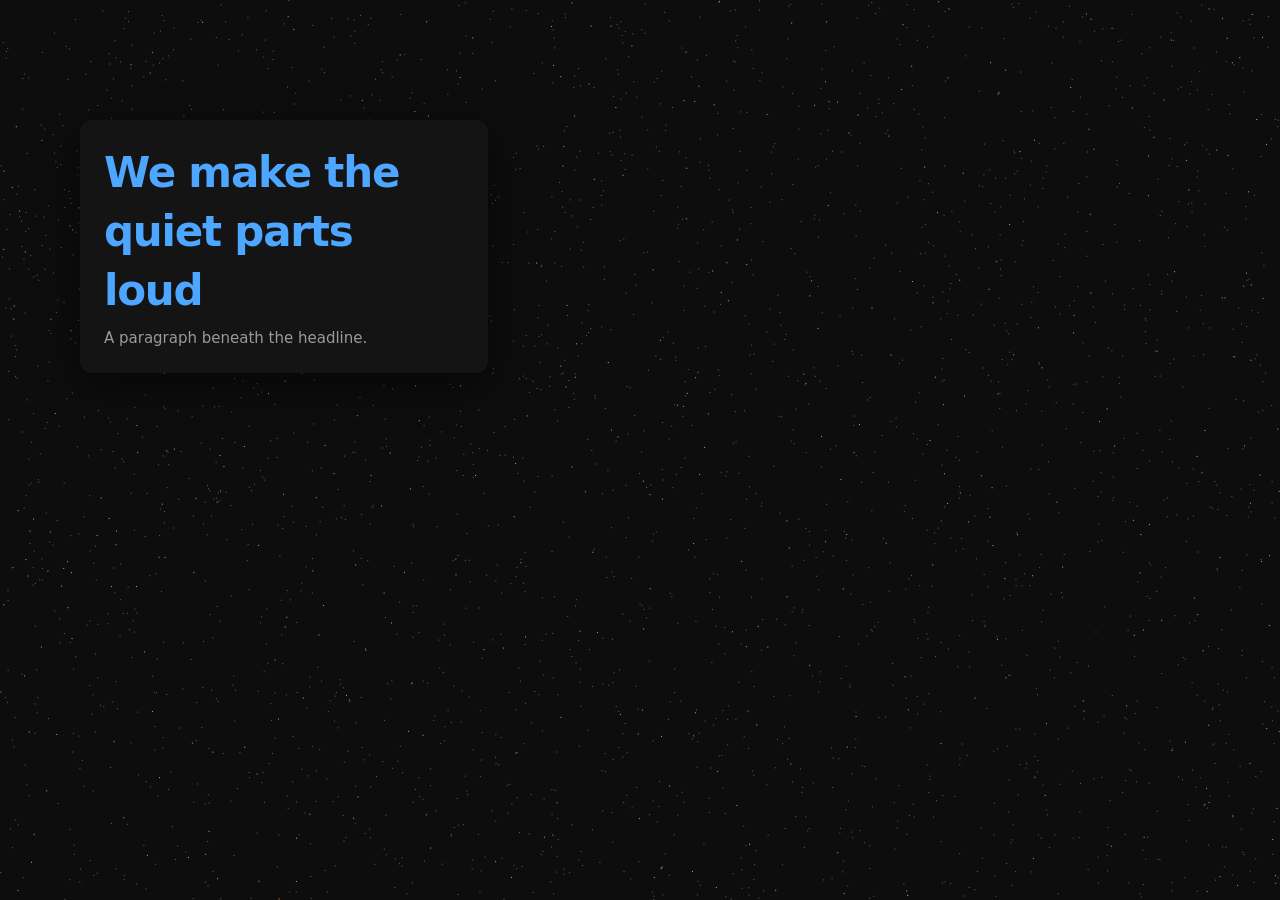
<file: test/index.html>
<!doctype html><meta charset="utf-8"><title>Cuttings harness</title>
<link rel="stylesheet" href="../content.css">
<style>
  html,body{margin:0;height:100%;background:#0d0d0d;color:#fff;font:16px/1.4 Inter,system-ui,sans-serif}
  #art{position:absolute;inset:0;width:100%;height:100%}
  /* the exact trap: a full-viewport transparent wrapper sitting on top of the artwork */
  #glass{position:absolute;inset:0;background:transparent}
  #band{position:absolute;left:0;right:0;top:60%;height:48px;background:transparent}
  #card{position:absolute;left:80px;top:120px;width:360px;padding:24px;background:#141414;border-radius:12px;
        box-shadow:0 12px 40px rgba(0,0,0,.5);transition:transform .42s cubic-bezier(.2,.8,.2,1)}
  #card h1{margin:0 0 8px;font-size:42px;letter-spacing:-1.2px;color:#4da6ff}
  #card p{margin:0;font-size:15px;color:#9a9a9a}
</style>
<canvas id="art"></canvas>
<!-- ?tall gives a long document with a sticky header, for full-height capture -->
<script>if (location.search.includes('tall')) addEventListener('DOMContentLoaded', () => {
  document.getElementById('art').style.display = 'none';
  document.getElementById('glass').style.position = 'static';
  const nav = document.createElement('div');
  nav.id = 'sticky'; nav.textContent = 'sticky header';
  nav.style.cssText = 'position:sticky;top:0;height:48px;background:#1b1b1b;color:#eee;padding:14px;z-index:5';
  document.body.prepend(nav);
  const long = document.createElement('div'); long.id = 'long';
  long.style.cssText = 'padding:40px;display:flex;flex-direction:column;gap:28px';
  for (let i = 0; i < 40; i++) {
    const row = document.createElement('div');
    row.style.cssText = 'height:120px;border-radius:8px;background:linear-gradient(90deg,#1a1a1a,#2a2a2a);color:#888;padding:12px';
    row.textContent = 'row ' + (i + 1);
    long.appendChild(row);
  }
  document.body.appendChild(long);
});</script>
<!-- ?site is a centred column with headings, groups, rows and a grid — a portfolio, roughly — for redlines -->
<script>if (location.search.includes('site')) addEventListener('DOMContentLoaded', () => {
  document.getElementById('art').style.display = 'none';
  document.getElementById('glass').style.display = 'none';
  document.body.style.cssText = 'background:#0d0d0d;color:#ddd;padding:80px 0';
  const main = document.createElement('main');
  main.style.cssText = 'width:640px;margin:0 auto;display:flex;flex-direction:column;gap:96px';
  const sec = (title, inner) => `<section style="display:flex;flex-direction:column;gap:12px"><h2 style="margin:0;font-size:16px;font-weight:500">${title}</h2>${inner}</section>`;
  const group = (name, n) => `<div class="group" style="padding:0 0 8px;display:flex;flex-direction:column;gap:12px"><div style="color:#888">${name}</div><div class="rows">${Array.from({length:n},(_,i)=>`<div style="display:flex;justify-content:space-between;padding:12px 24px"><span>Project ${i+1}</span><span>2026</span></div>`).join('')}</div></div>`;
  main.innerHTML =
    sec('Eric Wang', `<div class="bio" style="display:flex;flex-direction:column;gap:12px"><p style="margin:0">A paragraph about work, long enough to wrap onto a second line in a column this wide.</p><p style="margin:0">Another one.</p></div>`) +
    sec('Work', group('Google', 5) + group('Tesla', 2)) +
    sec('Experiments', `<div class="grid" style="display:grid;grid-template-columns:1fr 1fr;gap:8px"><div class="col" style="height:320px;background:#161616"></div><div class="col" style="height:320px;background:#161616"></div></div>`);
  document.body.appendChild(main);
});</script>
<!-- ?light flips the fixture to a pale page, to check the overlay's contrast both ways -->
<script>if (location.search.includes('light')) { document.documentElement.style.background = '#fbfbfa';
  addEventListener('DOMContentLoaded', () => { document.body.style.background = '#fbfbfa';
    document.getElementById('art').style.opacity = '.06';
    const c = document.getElementById('card'); c.style.background = '#fff'; c.style.boxShadow = '0 12px 40px rgba(0,0,0,.10)';
    c.querySelector('p').style.color = '#888'; }); }</script>
<div id="glass">
  <div id="band"></div>
  <div id="card"><h1>We make the quiet parts loud</h1><p>A paragraph beneath the headline.</p></div>
</div>
<script>
  // paint something so the canvas is not blank
  const c = document.getElementById('art'), x = c.getContext('2d');
  c.width = innerWidth * 2; c.height = innerHeight * 2;
  x.fillStyle = '#0d0d0d'; x.fillRect(0,0,c.width,c.height);
  for (let i=0;i<3000;i++){ x.fillStyle = i%7 ? 'rgba(255,255,255,.35)' : '#e8a33d';
    x.fillRect(Math.random()*c.width, Math.random()*c.height, 2, 2); }
</script>
<script>
  // Stub the extension surface so content.js runs unmodified in a plain page.
  window.__sent = [];
  window.chrome = {
    runtime: {
      id: 'harness',
      lastError: null,
      onMessage: { addListener: (f) => { window.__onMsg = f; } },
      // Mirror the background: a still has no clip; a take returns one when it stops.
      sendMessage: (m, cb) => { window.__sent.push(m);
        if (!cb) return;
        const reply = m.type === 'slice'      ? (window.__slices = (window.__slices || []).concat([{ sx: m.sx, sy: m.sy }]), { ok: true, n: window.__slices.length })
                    : m.type === 'stitchFull' ? { id: 'full-1', clipSeconds: 0, slices: (window.__slices || []).length }
                    : m.type === 'record'     ? { ok: true }
                    : m.type === 'stopRecord' ? (m.discard ? { ok: true } : { id: 'take-1', clipSeconds: window.__took || 3 })
                    : m.type === 'freeze'     ? { id: 'frozen-1', clipSeconds: 0 }
                    : { ok: true };
        setTimeout(() => cb(reply), 0);
      },
    },
  };
</script>
<script src="../content.js"></script>
<script>
  // Drive it the way the background script would.
  window.pick = () => window.__onMsg({ type: 'pick' }, null, () => {});
  window.at = (x, y, type, mods) => document.dispatchEvent(new MouseEvent(type, Object.assign({ clientX: x, clientY: y, bubbles: true, cancelable: true }, mods)));
  window.shiftClick = (x, y) => window.at(x, y, 'click', { shiftKey: true });
  window.altClick = (x, y) => window.at(x, y, 'click', { altKey: true });
  window.press = (key) => document.dispatchEvent(new KeyboardEvent('keydown', { key, bubbles: true, cancelable: true }));
  window.boxLabel = () => document.querySelector('.ct-box')?.dataset.label ?? null;
</script>
</file>
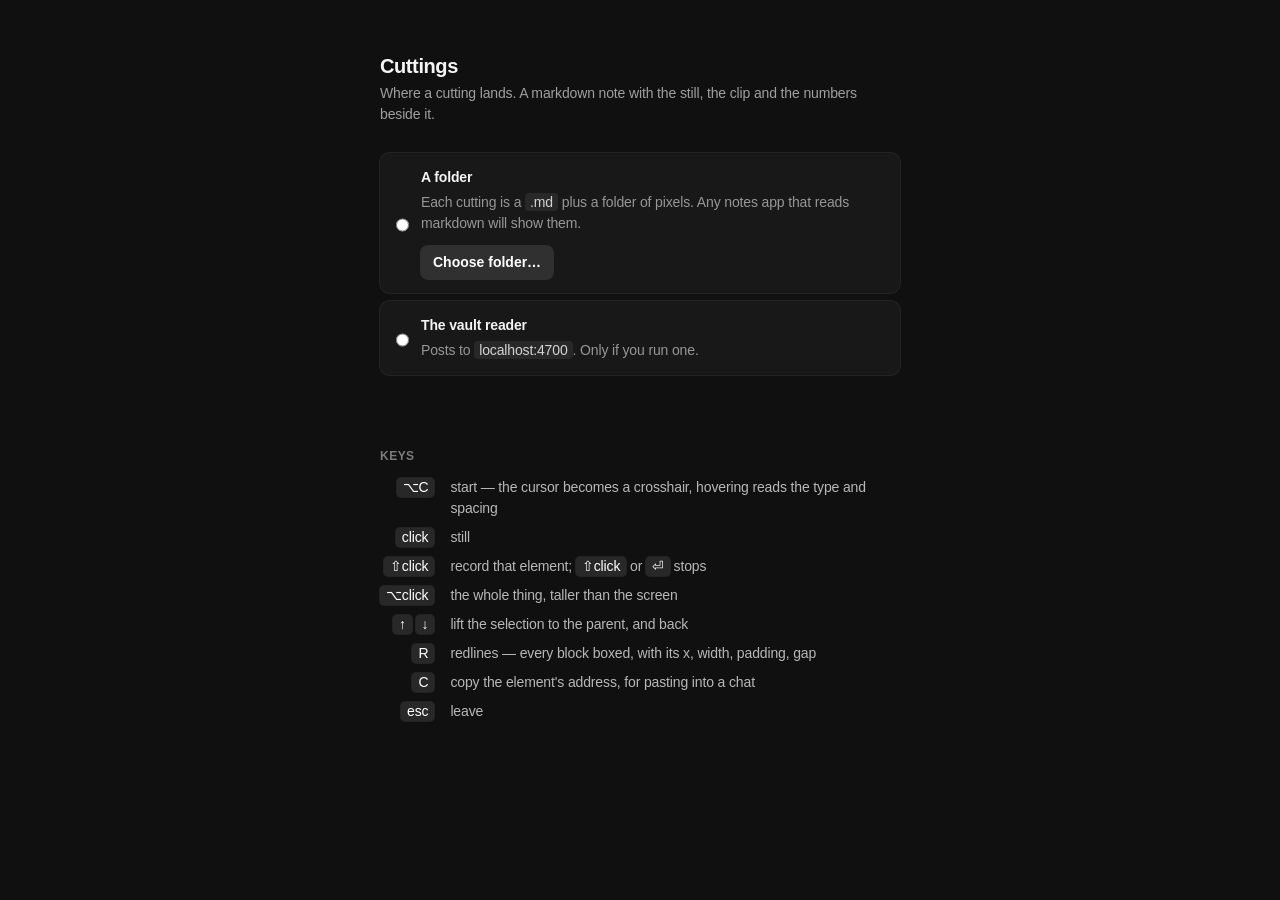
<file: options.html>
<!doctype html>
<meta charset="utf-8">
<title>Cuttings</title>
<link rel="stylesheet" href="options.css">
<main>
  <h1>Cuttings</h1>
  <p class="lede">Where a cutting lands. A markdown note with the still, the clip and the numbers beside it.</p>

  <section id="pending" hidden>
    <p><b>One cutting is waiting.</b> It's saved the moment a folder is chosen.</p>
  </section>

  <section class="choice">
    <label class="opt">
      <input type="radio" name="sink" value="folder">
      <span class="body">
        <span class="name">A folder</span>
        <span class="desc">Each cutting is a <code>.md</code> plus a folder of pixels. Any notes app that reads markdown will show them.</span>
        <span class="row">
          <button id="choose" type="button">Choose folder…</button>
          <span id="dir" class="dir"></span>
          <button id="regrant" type="button" hidden>Allow access again</button>
        </span>
      </span>
    </label>
    <label class="opt">
      <input type="radio" name="sink" value="vault">
      <span class="body">
        <span class="name">The vault reader</span>
        <span class="desc">Posts to <code>localhost:4700</code>. Only if you run one.</span>
      </span>
    </label>
  </section>

  <p id="status" class="status"></p>

  <section class="keys">
    <h2>Keys</h2>
    <dl>
      <dt><kbd>⌥C</kbd></dt><dd>start — the cursor becomes a crosshair, hovering reads the type and spacing</dd>
      <dt><kbd>click</kbd></dt><dd>still</dd>
      <dt><kbd>⇧click</kbd></dt><dd>record that element; <kbd>⇧click</kbd> or <kbd>⏎</kbd> stops</dd>
      <dt><kbd>⌥click</kbd></dt><dd>the whole thing, taller than the screen</dd>
      <dt><kbd>↑</kbd> <kbd>↓</kbd></dt><dd>lift the selection to the parent, and back</dd>
      <dt><kbd>R</kbd></dt><dd>redlines — every block boxed, with its x, width, padding, gap</dd>
      <dt><kbd>C</kbd></dt><dd>copy the element's address, for pasting into a chat</dd>
      <dt><kbd>esc</kbd></dt><dd>leave</dd>
    </dl>
  </section>
</main>
<script type="module" src="options.js"></script>
</file>
<file: content.css>
/* Cuttings — overlay chrome. This sits on other people's pages, so it inherits nothing and can
   assume nothing about the background: every surface carries its own contrast, and the selection
   is drawn so it reads on white, on black, and on a photograph. */

/* The selection: a blue ring (the one accent) with a dark halo (legible either way), a faint tint so the area
   reads and not just the edge, and corner ticks so it looks like a selection rather than a
   border that happens to be on the page. */
.ct-box {
  position: fixed; z-index: 2147483643; pointer-events: none;
  background: rgba(77, 166, 255, .1);
  box-shadow:
    0 0 0 1px rgba(0, 0, 0, .5),
    0 0 0 2px #4da6ff,
    0 0 0 3px rgba(0, 0, 0, .28),
    0 0 0 100vmax rgba(8, 8, 8, .42);   /* the spotlight: one layer, so it can never seam */
  transition: top .055s ease-out, left .055s ease-out, width .055s ease-out, height .055s ease-out;
}
.ct-c { position: absolute; width: 9px; height: 9px; pointer-events: none; }
.ct-c::before, .ct-c::after { content: ""; position: absolute; background: #4da6ff; box-shadow: 0 0 0 1px rgba(0,0,0,.45); }
.ct-c::before { width: 9px; height: 2px; }
.ct-c::after  { width: 2px; height: 9px; }
.ct-c.tl { top: -3px; left: -3px; }
.ct-c.tr { top: -3px; right: -3px; }
.ct-c.bl { bottom: -3px; left: -3px; }
.ct-c.br { bottom: -3px; right: -3px; }
.ct-c.tr::before, .ct-c.tr::after { right: 0; }
.ct-c.bl::before, .ct-c.bl::after { bottom: 0; }
.ct-c.br::before, .ct-c.br::after { right: 0; bottom: 0; }

/* Shared surface for every floating piece: near-black, hairline-lit so it survives a dark page. */
.ct-tag, .ct-card, .ct-toast, .ct-watch {
  font: 500 12px/16px ui-sans-serif, -apple-system, "SF Pro Text", "Segoe UI", Inter, sans-serif;
  letter-spacing: -0.01em; font-variant-numeric: tabular-nums;
  -webkit-font-smoothing: antialiased;
  color: #f4f4f5; background: #101011;
  box-shadow: 0 0 0 1px rgba(255, 255, 255, .16), 0 8px 28px rgba(0, 0, 0, .45);
}

.ct-tag {
  position: fixed; z-index: 2147483644; pointer-events: none;
  padding: 7px 10px 8px; border-radius: 7px; white-space: nowrap;
  transition: top .055s ease-out, left .055s ease-out;
}
.ct-tag .ct-row { display: flex; align-items: center; gap: 8px; }
.ct-tag .ct-el { color: #fff; font-weight: 560; }
.ct-tag .ct-dim { color: rgba(255, 255, 255, .45); }
.ct-tag .ct-size { color: rgba(255, 255, 255, .72); }
.ct-tag .ct-mode { display: inline-flex; align-items: center; gap: 5px; padding: 1px 7px 2px; border-radius: 999px;
  background: rgba(255, 255, 255, .09); color: rgba(255, 255, 255, .6); font-size: 11px; }
.ct-tag .ct-mode.on { background: rgba(77, 166, 255, .18); color: #4da6ff; }
.ct-tag .ct-mode i { width: 5px; height: 5px; border-radius: 50%; background: currentColor; font-style: normal; }
.ct-tag .ct-read { margin-top: 3px; font-size: 11.5px; font-variant-numeric: tabular-nums; white-space: nowrap; }
.ct-tag .ct-type { color: rgba(255, 255, 255, .82); }
.ct-tag .ct-space { color: rgba(255, 255, 255, .55); }
.ct-tag .ct-hint { margin-top: 5px; color: rgba(255, 255, 255, .38); font-size: 11px; font-weight: 460; }
.ct-tag kbd { font: inherit; color: rgba(255, 255, 255, .62); }
.ct-tag .ct-tall { color: rgba(255, 255, 255, .62); }

.ct-tag .ct-on { color: #4da6ff; }
.ct-clip { position: fixed; left: -9999px; top: 0; opacity: 0; }
.ct-box.ct-hide { display: none; }

/* Redlines. A deeper blue than the selection, and red is "recording"; this is neither — it's
   the page's own structure made visible. Hairline boxes, a dashed inset for padding, and a label
   per block in the same surface as the tag, smaller. */
.ct-red { position: fixed; inset: 0; z-index: 2147483642; pointer-events: none; overflow: hidden; }
.ct-rb { position: absolute; box-sizing: border-box; overflow: hidden; box-shadow: inset 0 0 0 1px #4c8dff, 0 0 0 1px rgba(0, 0, 0, .28); }
.ct-rb.ct-d2 { box-shadow: inset 0 0 0 1px rgba(76, 141, 255, .7), 0 0 0 1px rgba(0, 0, 0, .2); }
.ct-rb.ct-d3 { box-shadow: inset 0 0 0 1px rgba(76, 141, 255, .45), 0 0 0 1px rgba(0, 0, 0, .14); }
/* Padding is a tint, not another line: the inset sits where the content box is and throws a huge
   spread shadow outwards, which the box clips — so only the padding band picks up the colour. */
.ct-rp { position: absolute; pointer-events: none; box-shadow: 0 0 0 4000px rgba(76, 141, 255, .11); }
.ct-rl {
  position: absolute; display: flex; gap: 6px; align-items: baseline; padding: 1px 6px 2px; border-radius: 4px;
  font: 500 10.5px/13px ui-sans-serif, -apple-system, "SF Pro Text", "Segoe UI", Inter, sans-serif;
  letter-spacing: -0.005em; font-variant-numeric: tabular-nums; -webkit-font-smoothing: antialiased; white-space: nowrap;
  color: #f4f4f5; background: #101011; box-shadow: 0 0 0 1px rgba(255, 255, 255, .14), 0 3px 10px rgba(0, 0, 0, .35);
}
.ct-rl.ct-out::after { content: ""; position: absolute; left: 100%; top: 7px; width: 10px; height: 1px; background: rgba(76, 141, 255, .8); }
.ct-rl b { font-weight: 600; color: #8fb6ff; }
.ct-rl span { color: rgba(255, 255, 255, .6); }

/* Recording. Red rather than blue, because the difference between "this is selected" and "this is
   being recorded" must not rest on a label. The ring breathes; the frame never moves. */
.ct-box.ct-rec {
  background: transparent;                 /* nothing inside the rect — it all lands in the video */
  box-shadow:
    0 0 0 1px rgba(0, 0, 0, .5),
    0 0 0 3px #ff3b30,
    0 0 0 5px rgba(255, 59, 48, .28),
    0 0 0 100vmax rgba(8, 8, 8, .52);
  animation: ct-breathe 1.5s ease-in-out infinite;
}
.ct-box.ct-rec .ct-c::before, .ct-box.ct-rec .ct-c::after { background: #ff3b30; }
@keyframes ct-breathe {
  50% { box-shadow:
    0 0 0 1px rgba(0, 0, 0, .5),
    0 0 0 3px #ff6259,
    0 0 0 9px rgba(255, 59, 48, .16),
    0 0 0 100vmax rgba(8, 8, 8, .52); }
}
.ct-rec-dot { width: 8px; height: 8px; border-radius: 50%; background: #ff3b30; flex: none;
  box-shadow: 0 0 0 3px rgba(255, 59, 48, .25); animation: ct-pulse 1.5s ease-in-out infinite; }
.ct-tag .ct-bar { margin-top: 6px; height: 2px; border-radius: 2px; background: rgba(255, 255, 255, .14); overflow: hidden; }
.ct-tag .ct-bar i { display: block; height: 100%; background: #ff3b30; transition: width .1s linear; }

/* The sentence. One field, and everything else is a caption to it. */
.ct-card {
  position: fixed; z-index: 2147483647; width: 344px; border-radius: 10px; overflow: hidden;
  box-shadow: 0 0 0 1px rgba(255, 255, 255, .16), 0 16px 48px rgba(0, 0, 0, .55);
}
.ct-card .ct-head { display: flex; align-items: center; justify-content: space-between; gap: 10px;
  padding: 9px 12px 0; color: rgba(255, 255, 255, .45); font-size: 11px; }
.ct-card .ct-head .ct-el { color: rgba(255, 255, 255, .78); font-weight: 560;
  max-width: 190px; overflow: hidden; text-overflow: ellipsis; white-space: nowrap; }
.ct-card input.ct-note {
  display: block; width: 100%; box-sizing: border-box; margin: 0; padding: 8px 12px 12px;
  border: 0; background: transparent; color: #fff; outline: none;
  font: 460 15px/21px ui-sans-serif, -apple-system, "SF Pro Text", "Segoe UI", Inter, sans-serif;
  letter-spacing: -0.012em;
}
.ct-card input::placeholder { color: rgba(255, 255, 255, .3); }
.ct-card .ct-fold { display: flex; align-items: center; gap: 8px; margin: 0; padding: 0 12px 10px; color: rgba(255, 255, 255, .38); font-size: 11px; cursor: text; }
.ct-card .ct-fold input { flex: 1; min-width: 0; margin: 0; padding: 3px 7px; border: 0; border-radius: 5px; outline: none;
  background: rgba(255, 255, 255, .06); color: rgba(255, 255, 255, .85);
  font: 500 12px/16px ui-sans-serif, -apple-system, "SF Pro Text", "Segoe UI", Inter, sans-serif; }
.ct-card .ct-fold input:focus { background: rgba(255, 255, 255, .1); box-shadow: inset 0 0 0 1px rgba(255, 255, 255, .18); }
.ct-card .ct-foot { display: flex; align-items: center; justify-content: space-between; gap: 10px;
  padding: 8px 12px; border-top: 1px solid rgba(255, 255, 255, .09);
  background: rgba(255, 255, 255, .025); color: rgba(255, 255, 255, .38); font-size: 11px; }
.ct-card .ct-mode { display: inline-flex; align-items: center; gap: 5px; color: rgba(255, 255, 255, .5); }
.ct-card .ct-mode.on { color: #4da6ff; }
.ct-card .ct-mode i { width: 5px; height: 5px; border-radius: 50%; background: currentColor; font-style: normal; }
.ct-card kbd { font: inherit; color: rgba(255, 255, 255, .6); }

.ct-toast {
  position: fixed; z-index: 2147483647; left: 50%; bottom: 28px; transform: translateX(-50%);
  padding: 9px 14px; border-radius: 999px; font-size: 12.5px;
  animation: ct-in .16s cubic-bezier(.2, .8, .2, 1);
}
.ct-toast.ct-err { background: #ff453a; color: #fff; box-shadow: 0 0 0 1px rgba(255,255,255,.2), 0 8px 28px rgba(255,69,58,.35); }

/* The other control's state, readable at a glance rather than an unlabelled dot. */
.ct-watch {
  position: fixed; z-index: 2147483645; top: 12px; right: 12px; pointer-events: none;
  display: flex; align-items: center; gap: 6px; padding: 5px 10px 6px; border-radius: 999px;
  color: #ff6259; animation: ct-in .16s cubic-bezier(.2, .8, .2, 1);
}
.ct-watch i { width: 6px; height: 6px; border-radius: 50%; background: currentColor; font-style: normal;
  animation: ct-pulse 1.8s ease-in-out infinite; }

@keyframes ct-in { from { opacity: 0; transform: translateY(4px) translateX(var(--ct-x, 0)); } }
@keyframes ct-pulse { 50% { opacity: .35; } }
.ct-toast { --ct-x: -50%; }
@media (prefers-reduced-motion: reduce) {
  .ct-box, .ct-tag { transition: none; }
  .ct-box.ct-rec, .ct-rec-dot { animation: none; }
  .ct-toast, .ct-watch, .ct-watch i { animation: none; }
}
</file>
<file: options.css>
:root { color-scheme: light dark; }
body {
  margin: 0; padding: 56px 24px; background: #101011; color: #f4f4f5;
  font: 460 14px/21px ui-sans-serif, -apple-system, "SF Pro Text", "Segoe UI", Inter, sans-serif;
  letter-spacing: -0.01em; -webkit-font-smoothing: antialiased;
}
main { max-width: 520px; margin: 0 auto; }
h1 { margin: 0 0 6px; font-size: 20px; font-weight: 560; letter-spacing: -0.02em; }
h2 { margin: 36px 0 10px; font-size: 12px; font-weight: 560; color: rgba(255,255,255,.45); text-transform: uppercase; letter-spacing: .04em; }
.lede { margin: 0 0 28px; color: rgba(255,255,255,.6); }
code, kbd { font: inherit; font-variant-numeric: tabular-nums; }
code { color: rgba(255,255,255,.8); background: rgba(255,255,255,.07); padding: 1px 5px; border-radius: 4px; }
kbd { color: #fff; background: rgba(255,255,255,.1); padding: 1px 6px 2px; border-radius: 4px; box-shadow: 0 0 0 1px rgba(255,255,255,.08); }

#pending { margin: 0 0 20px; padding: 12px 14px; border-radius: 8px; background: rgba(77,166,255,.12); }
#pending p { margin: 0; }

.choice { display: flex; flex-direction: column; gap: 8px; }
.opt { display: flex; gap: 12px; padding: 14px 16px; border-radius: 10px; cursor: pointer;
  background: rgba(255,255,255,.035); box-shadow: 0 0 0 1px rgba(255,255,255,.08); }
.opt:has(input:checked) { background: rgba(77,166,255,.14); }
.opt input { margin: 4px 0 0; accent-color: #4da6ff; }
.opt .body { display: flex; flex-direction: column; gap: 4px; }
.opt .name { font-weight: 560; }
.opt .desc { color: rgba(255,255,255,.55); }
.opt .row { display: flex; align-items: center; gap: 10px; margin-top: 8px; flex-wrap: wrap; }
.dir { color: rgba(255,255,255,.75); font-variant-numeric: tabular-nums; }
.dir:empty { display: none; }
button {
  font: inherit; font-weight: 560; color: #fff; background: rgba(255,255,255,.1);
  border: 0; border-radius: 7px; padding: 6px 12px; cursor: pointer; box-shadow: 0 0 0 1px rgba(255,255,255,.1);
}
button:hover { background: rgba(255,255,255,.16); }
#regrant { background: rgba(77,166,255,.24); color: #4da6ff; }

.status { min-height: 21px; margin: 14px 0 0; color: rgba(255,255,255,.6); }
.status.ok { color: #4da6ff; }
.status.err { color: #ff6259; }

dl { display: grid; grid-template-columns: max-content 1fr; gap: 8px 16px; margin: 0; }
dt { text-align: right; white-space: nowrap; }
dd { margin: 0; color: rgba(255,255,255,.7); }
</file>
